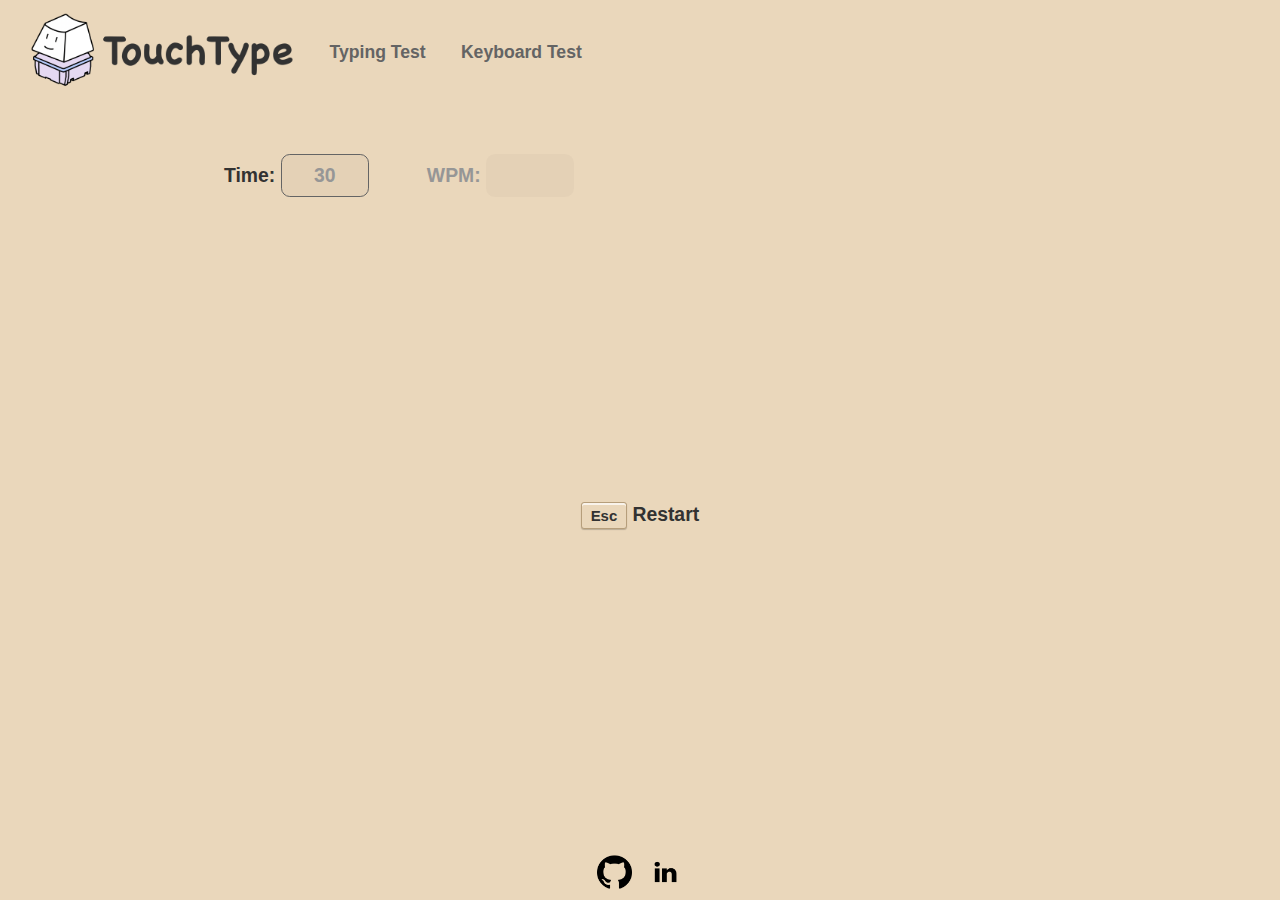
<file: index.html>
<!-- index.html file to redirect to correct HTML file -->
<!DOCTYPE html>
<html lang="en">
<head>
    <meta charset="UTF-8">
    <meta name="viewport" content="width=device-width, initial-scale=1.0">
    <title>TouchType</title>
    <meta name="description" content="TouchType is a website for all your keyboard needs!">
    <meta http-equiv="refresh" content="0;url=typing-test.html" />
</head>
<body>

</body>
</html>
</file>
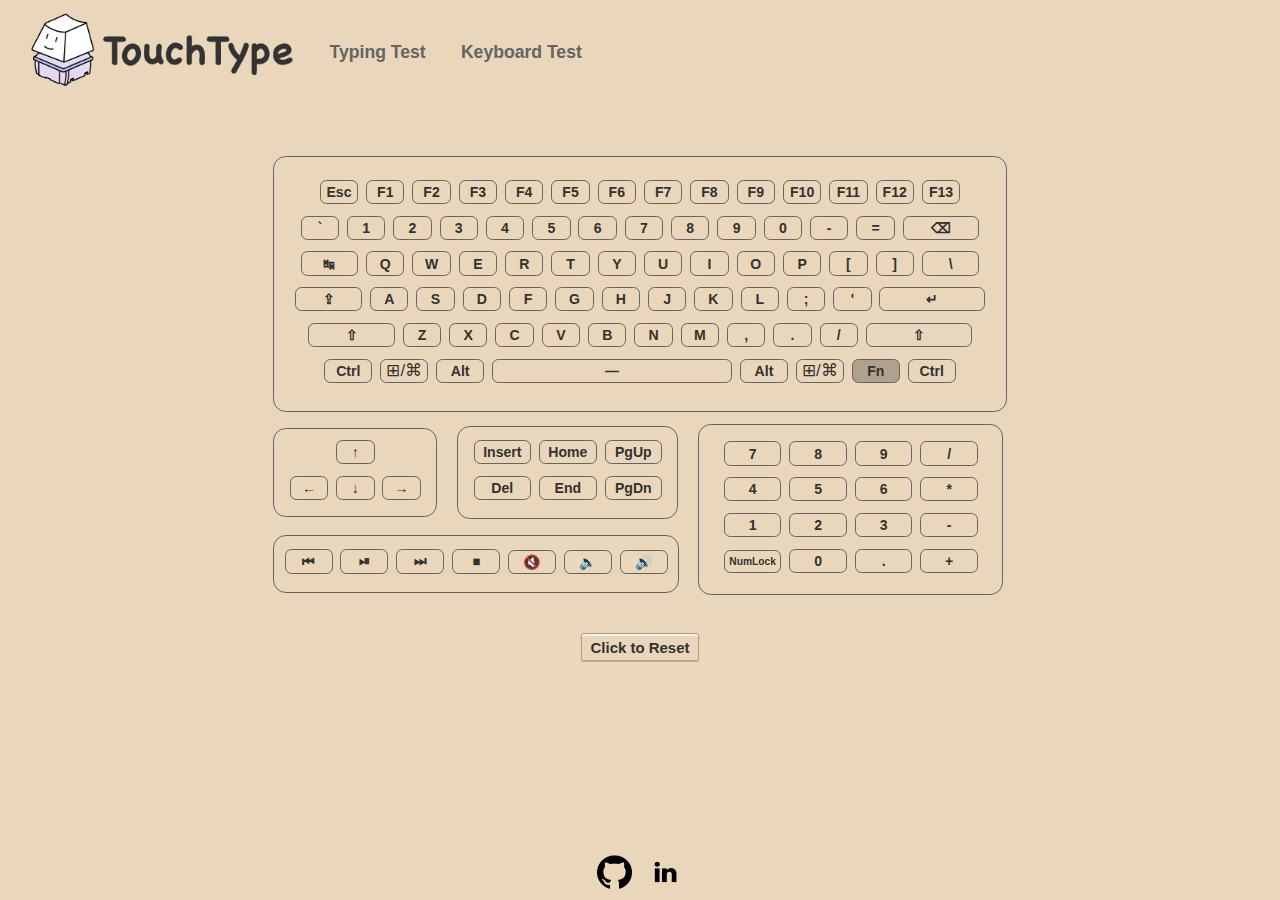
<file: keyboard-test.html>
<!DOCTYPE html>
<html lang="en">
<head>
    <meta charset="UTF-8">
    <meta name="viewport" content="width=device-width, initial-scale=1">
    <title>TouchType - Keyboard Test</title>
    <link rel="icon" href="images/touchtype-logomark.png">
    <link rel="stylesheet" href="style.css">
    <link rel="stylesheet" href="keyboard-test.css">
</head>
<body>
    <nav>
        <a href="index.html"><img src="images/touchtype-logo.png" alt="TouchType logo" id="logo"></a>
        <a href="typing-test.html" class="nav-link">Typing Test</a>
        <a href="keyboard-test.html" class="nav-link">Keyboard Test</a>
        <!-- <a href="reaction-test.html" class="nav-link">Reaction Test</a> -->
    </nav>
    <main>
        <div class="keyboard">
            <div class="key-cluster" id="keyboard-cluster">
                <div>
                    <div class="key" id="Escape">Esc</div>
                    <div class="key" id="F1">F1</div>
                    <div class="key" id="F2">F2</div>
                    <div class="key" id="F3">F3</div>
                    <div class="key" id="F4">F4</div>
                    <div class="key" id="F5">F5</div>
                    <div class="key" id="F6">F6</div>
                    <div class="key" id="F7">F7</div>
                    <div class="key" id="F8">F8</div>
                    <div class="key" id="F9">F9</div>
                    <div class="key" id="F10">F10</div>
                    <div class="key" id="F11">F11</div>
                    <div class="key" id="F12">F12</div>
                    <div class="key" id="F13">F13</div>
                </div>
                <div>
                    <div class="key" id="Backquote">`</div>
                    <div class="key" id="Digit1">1</div>
                    <div class="key" id="Digit2">2</div>
                    <div class="key" id="Digit3">3</div>
                    <div class="key" id="Digit4">4</div>
                    <div class="key" id="Digit5">5</div>
                    <div class="key" id="Digit6">6</div>
                    <div class="key" id="Digit7">7</div>
                    <div class="key" id="Digit8">8</div>
                    <div class="key" id="Digit9">9</div>
                    <div class="key" id="Digit0">0</div>
                    <div class="key" id="Minus">-</div>
                    <div class="key" id="Equal">=</div>
                    <div class="key key-2u" id="Backspace">⌫</div>
                </div>
                <div>
                    <div class="key key-1_5u" id="Tab">↹</div>
                    <div class="key" id="KeyQ">Q</div>
                    <div class="key" id="KeyW">W</div>
                    <div class="key" id="KeyE">E</div>
                    <div class="key" id="KeyR">R</div>
                    <div class="key" id="KeyT">T</div>
                    <div class="key" id="KeyY">Y</div>
                    <div class="key" id="KeyU">U</div>
                    <div class="key" id="KeyI">I</div>
                    <div class="key" id="KeyO">O</div>
                    <div class="key" id="KeyP">P</div>
                    <div class="key" id="BracketLeft">[</div>
                    <div class="key" id="BracketRight">]</div>
                    <div class="key key-1_5u" id="Backslash">\</div>
                </div>
                <div>
                    <div class="key key-1_75u" id="CapsLock">⇪</div>
                    <div class="key" id="KeyA">A</div>
                    <div class="key" id="KeyS">S</div>
                    <div class="key" id="KeyD">D</div>
                    <div class="key" id="KeyF">F</div>
                    <div class="key" id="KeyG">G</div>
                    <div class="key" id="KeyH">H</div>
                    <div class="key" id="KeyJ">J</div>
                    <div class="key" id="KeyK">K</div>
                    <div class="key" id="KeyL">L</div>
                    <div class="key" id="Semicolon">;</div>
                    <div class="key" id="Quote">'</div>
                    <div class="key key-2_75u" id="Enter">↵</div>
                </div>
                <div>
                    <div class="key key-2_25u" id="ShiftLeft">⇧</div>
                    <div class="key" id="KeyZ">Z</div>
                    <div class="key" id="KeyX">X</div>
                    <div class="key" id="KeyC">C</div>
                    <div class="key" id="KeyV">V</div>
                    <div class="key" id="KeyB">B</div>
                    <div class="key" id="KeyN">N</div>
                    <div class="key" id="KeyM">M</div>
                    <div class="key" id="Comma">,</div>
                    <div class="key" id="Period">.</div>
                    <div class="key" id="Slash">/</div>
                    <div class="key key-2_75u" id="ShiftRight">⇧</div>
                </div>
                <div>
                    <div class="key key-1_25u" id="ControlLeft">Ctrl</div>
                    <div class="key key-1_25u" id="MetaLeft">⊞/⌘</div>
                    <div class="key key-1_25u" id="AltLeft">Alt</div>
                    <div class="key key-6_25u" id="Space">—</div>
                    <div class="key key-1_25u" id="AltRight">Alt</div>
                    <div class="key key-1_25u" id="MetaRight">⊞/⌘</div>
                    <div class="key key-1_25u" id="Fn">Fn</div>
                    <div class="key key-1_25u" id="ControlRight">Ctrl</div>
                </div>
            </div>
            <div class="key-cluster" id="arrow-cluster">
                <div>
                    <div class="key" id="ArrowUp">↑</div>
                </div>
                <div>
                    <div class="key" id="ArrowLeft">←</div>
                    <div class="key" id="ArrowDown">↓</div>
                    <div class="key" id="ArrowRight">→</div>
                </div>
            </div>
            <div class="key-cluster" id="nav-cluster">
                <div>
                    <div class="key key-1_5u" id="Insert">Insert</div>
                    <div class="key key-1_5u" id="Home">Home</div>
                    <div class="key key-1_5u" id="PageUp">PgUp</div>
                </div>
                <div>
                    <div class="key key-1_5u" id="Delete">Del</div>
                    <div class="key key-1_5u" id="End">End</div>
                    <div class="key key-1_5u" id="PageDown">PgDn</div>
                </div>
            </div>
            <div class="key-cluster" id="media-cluster">
                <div>
                    <div class="key key-1_25u" id="MediaTrackPrevious">⏮</div>
                    <div class="key key-1_25u" id="MediaPlayPause">⏯</div>
                    <div class="key key-1_25u" id="MediaTrackNext">⏭</div>
                    <div class="key key-1_25u" id="MediaStop">⏹</div>
                    <div class="key key-1_25u" id="AudioVolumeMute">🔇</div>
                    <div class="key key-1_25u" id="AudioVolumeDown">🔈</div>
                    <div class="key key-1_25u" id="AudioVolumeUp">🔊</div>
                </div>
            </div>
            <div class="key-cluster" id="numpad-cluster">
                <div>
                    <div class="key key-1_5u" id="Numpad7">7</div>
                    <div class="key key-1_5u" id="Numpad8">8</div>
                    <div class="key key-1_5u" id="Numpad9">9</div>
                    <div class="key key-1_5u" id="NumpadDivide">/</div>
                </div>
                <div>
                    <div class="key key-1_5u" id="Numpad4">4</div>
                    <div class="key key-1_5u" id="Numpad5">5</div>
                    <div class="key key-1_5u" id="Numpad6">6</div>
                    <div class="key key-1_5u" id="NumpadMultiply">*</div>
                </div>
                <div>
                    <div class="key key-1_5u" id="Numpad1">1</div>
                    <div class="key key-1_5u" id="Numpad2">2</div>
                    <div class="key key-1_5u" id="Numpad3">3</div>
                    <div class="key key-1_5u" id="NumpadSubtract">-</div>
                </div>
                <div>
                    <div class="key key-1_5u" id="NumLock">NumLock</div>
                    <div class="key key-1_5u" id="Numpad0">0</div>
                    <div class="key key-1_5u" id="NumpadDecimal">.</div>
                    <div class="key key-1_5u" id="NumpadAdd">+</div>
                </div>
            </div>
        </div>
        <br>
        <div id="reset"><kbd>Click to Reset</kbd></div>
    </main>
    <footer>
        <a href="https://github.com/alan-w-u" target="_blank"><img src="images/github.png" alt="GitHub" class="footer-link"></a>
        <a href="https://www.linkedin.com/in/alan-w-u" target="_blank"><img src="images/linkedin.png" alt="LinkedIn" class="footer-link"></a>
    </footer>
    <script src="keyboard-test.js"></script>
</body>
</html>
</file>
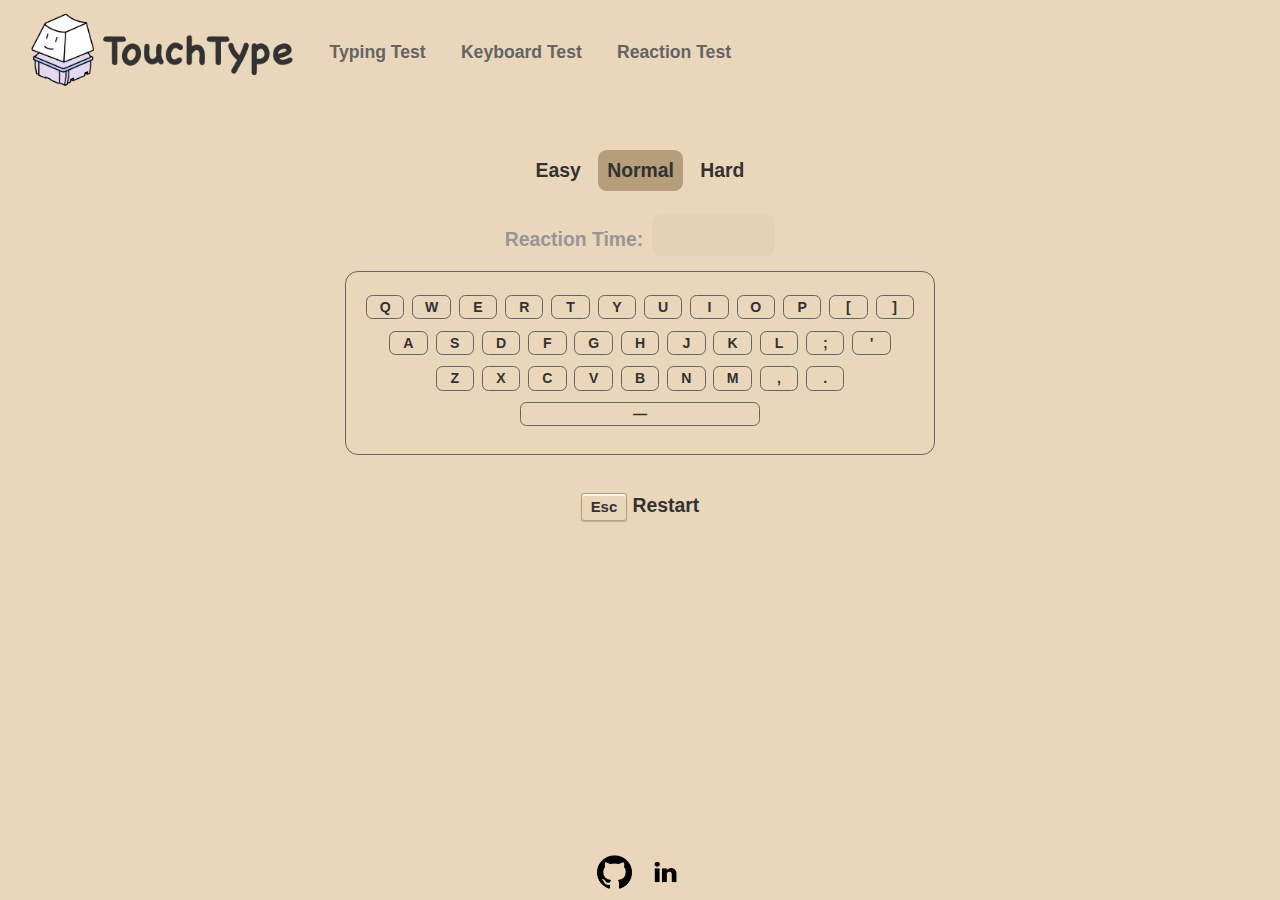
<file: reaction-test.html>
<!DOCTYPE html>
<html lang="en">
<head>
    <meta charset="UTF-8">
    <meta name="viewport" content="width=device-width, initial-scale=1.0">
    <title>TouchType - Reaction Test</title>
    <link rel="icon" href="images/touchtype-logomark.png">
    <link rel="stylesheet" href="style.css">
    <link rel="stylesheet" href="reaction-test.css">
</head>
<body>
    <nav>
        <a href="index.html"><img src="images/touchtype-logo.png" alt="TouchType logo" id="logo"></a>
        <a href="typing-test.html" class="nav-link">Typing Test</a>
        <a href="keyboard-test.html" class="nav-link">Keyboard Test</a>
        <a href="reaction-test.html" class="nav-link">Reaction Test</a>
    </nav>
    <main>
        <div class="modes">
            <input type="radio" id="easy" name="mode">
            <label for="easy">Easy</label>
            <input type="radio" id="normal" name="mode" checked="checked">
            <label for="normal">Normal</label>
            <input type="radio" id="hard" name="mode">
            <label for="hard">Hard</label>
        </div>
        <br>
        <div class="reaction-time">
            <label for="reaction-time">Reaction Time:</label>
            <input type="number" name="reaction-time" id="reaction-time" disabled>
        </div>
        <div class="keyboard">
            <div>
                <div class="key hard-key hidden" id="Backquote">`</div>
                <div class="key hard-key hidden" id="Digit1">1</div>
                <div class="key hard-key hidden" id="Digit2">2</div>
                <div class="key hard-key hidden" id="Digit3">3</div>
                <div class="key hard-key hidden" id="Digit4">4</div>
                <div class="key hard-key hidden" id="Digit5">5</div>
                <div class="key hard-key hidden" id="Digit6">6</div>
                <div class="key hard-key hidden" id="Digit7">7</div>
                <div class="key hard-key hidden" id="Digit8">8</div>
                <div class="key hard-key hidden" id="Digit9">9</div>
                <div class="key hard-key hidden" id="Digit0">0</div>
                <div class="key hard-key hidden" id="Minus">-</div>
                <div class="key hard-key hidden" id="Equal">=</div>
                <div class="key key-2u hard-key hidden" id="Backspace">⌫</div>
            </div>
            <div>
                <div class="key key-1_5u hard-key hidden" id="Tab">↹</div>
                <div class="key normal-key" id="KeyQ">Q</div>
                <div class="key normal-key" id="KeyW">W</div>
                <div class="key normal-key" id="KeyE">E</div>
                <div class="key normal-key" id="KeyR">R</div>
                <div class="key normal-key" id="KeyT">T</div>
                <div class="key normal-key" id="KeyY">Y</div>
                <div class="key normal-key" id="KeyU">U</div>
                <div class="key normal-key" id="KeyI">I</div>
                <div class="key normal-key" id="KeyO">O</div>
                <div class="key normal-key" id="KeyP">P</div>
                <div class="key normal-key" id="BracketLeft">[</div>
                <div class="key normal-key" id="BracketRight">]</div>
                <div class="key key-1_5u hard-key hidden" id="Backslash">\</div>
            </div>
            <div>
                <div class="key key-1_75u hard-key hidden" id="CapsLock">⇪</div>
                <div class="key easy-key" id="KeyA">A</div>
                <div class="key easy-key" id="KeyS">S</div>
                <div class="key easy-key" id="KeyD">D</div>
                <div class="key easy-key" id="KeyF">F</div>
                <div class="key easy-key" id="KeyG">G</div>
                <div class="key easy-key" id="KeyH">H</div>
                <div class="key easy-key" id="KeyJ">J</div>
                <div class="key easy-key" id="KeyK">K</div>
                <div class="key easy-key" id="KeyL">L</div>
                <div class="key normal-key" id="Semicolon">;</div>
                <div class="key normal-key" id="Quote">'</div>
                <div class="key key-2_75u hard-key hidden" id="Enter">↵</div>
            </div>
            <div>
                <div class="key key-2_25u hard-key hidden" id="ShiftLeft">⇧</div>
                <div class="key normal-key" id="KeyZ">Z</div>
                <div class="key normal-key" id="KeyX">X</div>
                <div class="key normal-key" id="KeyC">C</div>
                <div class="key normal-key" id="KeyV">V</div>
                <div class="key normal-key" id="KeyB">B</div>
                <div class="key normal-key" id="KeyN">N</div>
                <div class="key normal-key" id="KeyM">M</div>
                <div class="key normal-key" id="Comma">,</div>
                <div class="key normal-key" id="Period">.</div>
                <div class="key hard-key hidden" id="Slash">/</div>
                <div class="key key-2_75u hard-key hidden" id="ShiftRight">⇧</div>
            </div>
            <div>
                <div class="key key-6_25u easy-key" id="Space">—</div>
            </div>
        </div>
        <br>
        <div id="reset"><kbd>Esc</kbd> Restart</div>
    </main>
    <footer>
        <a href="https://github.com/alan-w-u" target="_blank"><img src="images/github.png" alt="GitHub" class="footer-link"></a>
        <a href="https://www.linkedin.com/in/alan-w-u" target="_blank"><img src="images/linkedin.png" alt="LinkedIn" class="footer-link"></a>
    </footer>
    <script src="reaction-test.js"></script>
</body>
</html>
</file>
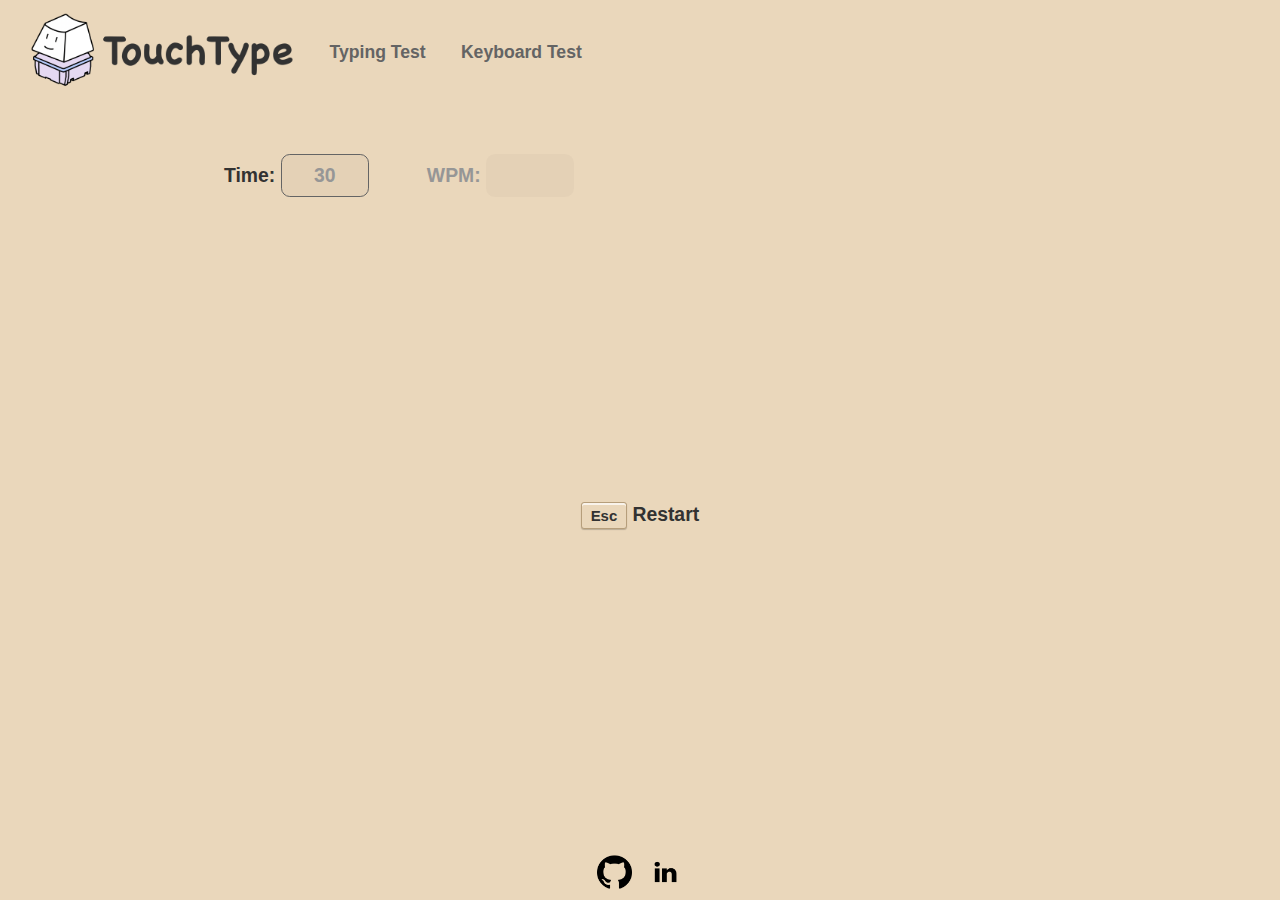
<file: typing-test.html>
<!DOCTYPE html>
<html lang="en">
<head>
    <meta charset="UTF-8">
    <meta name="viewport" content="width=device-width, initial-scale=1">
    <title>TouchType - Typing Test</title>
    <link rel="icon" href="images/touchtype-logomark.png">
    <link rel="stylesheet" href="style.css">
    <link rel="stylesheet" href="typing-test.css">
</head>
<body>
    <nav>
        <a href="index.html"><img src="images/touchtype-logo.png" alt="TouchType logo" id="logo"></a>
        <a href="typing-test.html" class="nav-link">Typing Test</a>
        <a href="keyboard-test.html" class="nav-link">Keyboard Test</a>
        <!-- <a href="reaction-test.html" class="nav-link">Reaction Test</a> -->
    </nav>
    <main>
        <label for="timer">Time:</label>
        <input type="number" name="timer" id="timer" onfocus="this.value=''">
        <label for="wpm">WPM:</label>
        <input type="number" name="wpm" id="wpm" disabled>
        <br>
        <div class="text-region unfocused">
            <div id="target-text"></div>
            <textarea name="user-text" id="user-text"
            spellcheck="false" data-gramm="false" data-gramm_editor="false" data-enable-grammarly="false"></textarea>
        </div>
        <br>
        <div id="reset"><kbd>Esc</kbd> Restart</div>
    </main>
    <footer>
        <a href="https://github.com/alan-w-u" target="_blank"><img src="images/github.png" alt="GitHub" class="footer-link"></a>
        <a href="https://www.linkedin.com/in/alan-w-u" target="_blank"><img src="images/linkedin.png" alt="LinkedIn" class="footer-link"></a>
    </footer>
    <script src="typing-test.js"></script>
</body>
</html>
</file>
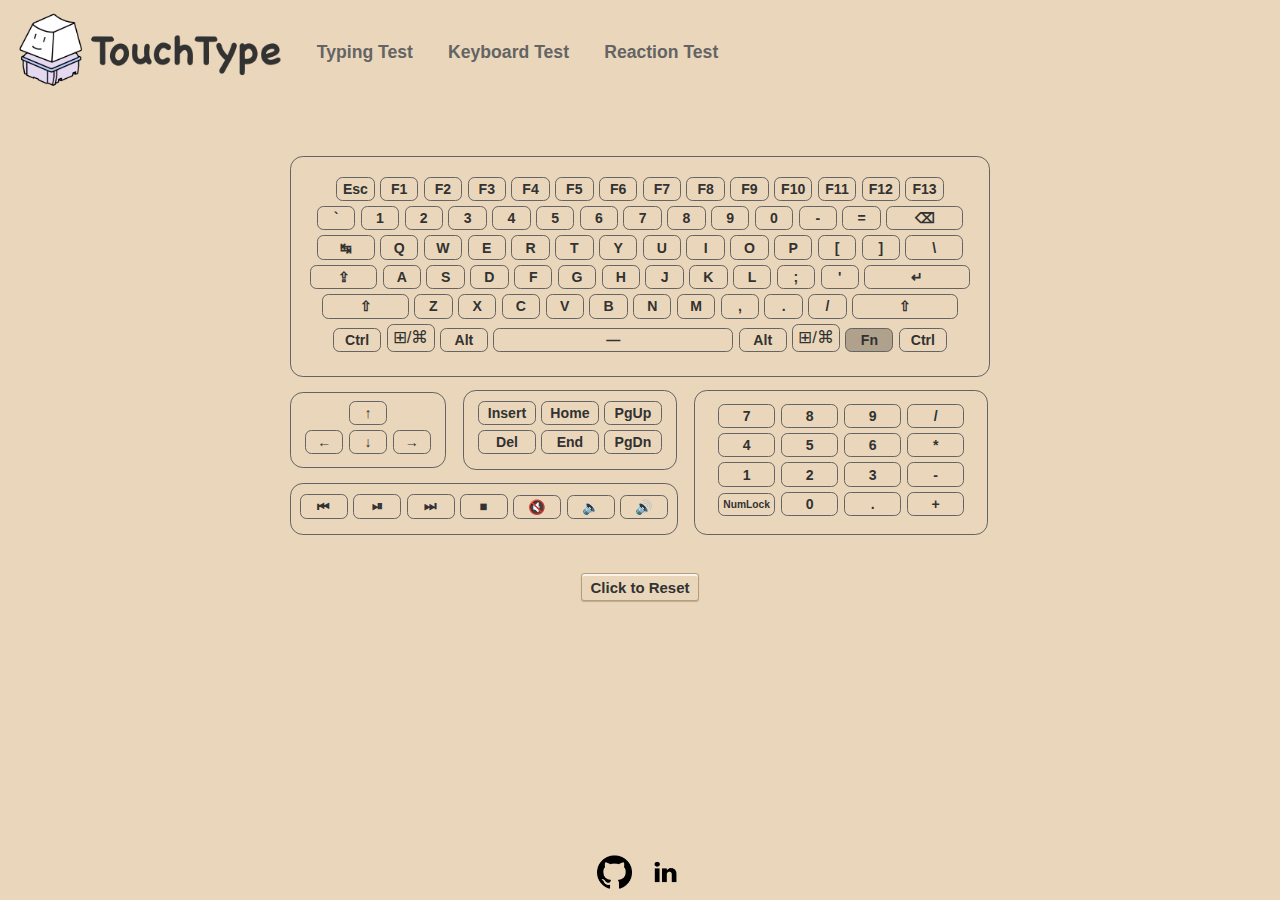
<file: pages/keyboard-test.html>
<!DOCTYPE html>
<html lang="en">

<head>
  <meta charset="UTF-8">
  <meta name="viewport" content="width=device-width, initial-scale=1">
  <title>TouchType - Keyboard Test</title>
  <link rel="icon" href="../images/touchtype-logomark.png">
  <link rel="stylesheet" href="../styles/style.css">
  <link rel="stylesheet" href="../styles/keyboard-test.css">
</head>

<body>
  <nav>
    <a href="../index.html"><img src="../images/touchtype-logo.png" alt="TouchType logo" id="logo"></a>
    <a href="../pages/typing-test.html" class="nav-link">Typing Test</a>
    <a href="../pages/keyboard-test.html" class="nav-link">Keyboard Test</a>
    <a href="../pages/reaction-test.html" class="nav-link">Reaction Test</a>
  </nav>
  <main>
    <div class="keyboard">
      <div class="key-cluster" id="keyboard-cluster">
        <div>
          <div class="key" id="Escape">Esc</div>
          <div class="key" id="F1">F1</div>
          <div class="key" id="F2">F2</div>
          <div class="key" id="F3">F3</div>
          <div class="key" id="F4">F4</div>
          <div class="key" id="F5">F5</div>
          <div class="key" id="F6">F6</div>
          <div class="key" id="F7">F7</div>
          <div class="key" id="F8">F8</div>
          <div class="key" id="F9">F9</div>
          <div class="key" id="F10">F10</div>
          <div class="key" id="F11">F11</div>
          <div class="key" id="F12">F12</div>
          <div class="key" id="F13">F13</div>
        </div>
        <div>
          <div class="key" id="Backquote">`</div>
          <div class="key" id="Digit1">1</div>
          <div class="key" id="Digit2">2</div>
          <div class="key" id="Digit3">3</div>
          <div class="key" id="Digit4">4</div>
          <div class="key" id="Digit5">5</div>
          <div class="key" id="Digit6">6</div>
          <div class="key" id="Digit7">7</div>
          <div class="key" id="Digit8">8</div>
          <div class="key" id="Digit9">9</div>
          <div class="key" id="Digit0">0</div>
          <div class="key" id="Minus">-</div>
          <div class="key" id="Equal">=</div>
          <div class="key key-2u" id="Backspace">⌫</div>
        </div>
        <div>
          <div class="key key-1_5u" id="Tab">↹</div>
          <div class="key" id="KeyQ">Q</div>
          <div class="key" id="KeyW">W</div>
          <div class="key" id="KeyE">E</div>
          <div class="key" id="KeyR">R</div>
          <div class="key" id="KeyT">T</div>
          <div class="key" id="KeyY">Y</div>
          <div class="key" id="KeyU">U</div>
          <div class="key" id="KeyI">I</div>
          <div class="key" id="KeyO">O</div>
          <div class="key" id="KeyP">P</div>
          <div class="key" id="BracketLeft">[</div>
          <div class="key" id="BracketRight">]</div>
          <div class="key key-1_5u" id="Backslash">\</div>
        </div>
        <div>
          <div class="key key-1_75u" id="CapsLock">⇪</div>
          <div class="key" id="KeyA">A</div>
          <div class="key" id="KeyS">S</div>
          <div class="key" id="KeyD">D</div>
          <div class="key" id="KeyF">F</div>
          <div class="key" id="KeyG">G</div>
          <div class="key" id="KeyH">H</div>
          <div class="key" id="KeyJ">J</div>
          <div class="key" id="KeyK">K</div>
          <div class="key" id="KeyL">L</div>
          <div class="key" id="Semicolon">;</div>
          <div class="key" id="Quote">'</div>
          <div class="key key-2_75u" id="Enter">↵</div>
        </div>
        <div>
          <div class="key key-2_25u" id="ShiftLeft">⇧</div>
          <div class="key" id="KeyZ">Z</div>
          <div class="key" id="KeyX">X</div>
          <div class="key" id="KeyC">C</div>
          <div class="key" id="KeyV">V</div>
          <div class="key" id="KeyB">B</div>
          <div class="key" id="KeyN">N</div>
          <div class="key" id="KeyM">M</div>
          <div class="key" id="Comma">,</div>
          <div class="key" id="Period">.</div>
          <div class="key" id="Slash">/</div>
          <div class="key key-2_75u" id="ShiftRight">⇧</div>
        </div>
        <div>
          <div class="key key-1_25u" id="ControlLeft">Ctrl</div>
          <div class="key key-1_25u" id="MetaLeft">⊞/⌘</div>
          <div class="key key-1_25u" id="AltLeft">Alt</div>
          <div class="key key-6_25u" id="Space">—</div>
          <div class="key key-1_25u" id="AltRight">Alt</div>
          <div class="key key-1_25u" id="MetaRight">⊞/⌘</div>
          <div class="key key-1_25u" id="Fn">Fn</div>
          <div class="key key-1_25u" id="ControlRight">Ctrl</div>
        </div>
      </div>
      <div class="key-cluster" id="arrow-cluster">
        <div>
          <div class="key" id="ArrowUp">↑</div>
        </div>
        <div>
          <div class="key" id="ArrowLeft">←</div>
          <div class="key" id="ArrowDown">↓</div>
          <div class="key" id="ArrowRight">→</div>
        </div>
      </div>
      <div class="key-cluster" id="nav-cluster">
        <div>
          <div class="key key-1_5u" id="Insert">Insert</div>
          <div class="key key-1_5u" id="Home">Home</div>
          <div class="key key-1_5u" id="PageUp">PgUp</div>
        </div>
        <div>
          <div class="key key-1_5u" id="Delete">Del</div>
          <div class="key key-1_5u" id="End">End</div>
          <div class="key key-1_5u" id="PageDown">PgDn</div>
        </div>
      </div>
      <div class="key-cluster" id="media-cluster">
        <div>
          <div class="key key-1_25u" id="MediaTrackPrevious">⏮</div>
          <div class="key key-1_25u" id="MediaPlayPause">⏯</div>
          <div class="key key-1_25u" id="MediaTrackNext">⏭</div>
          <div class="key key-1_25u" id="MediaStop">⏹</div>
          <div class="key key-1_25u" id="AudioVolumeMute">🔇</div>
          <div class="key key-1_25u" id="AudioVolumeDown">🔈</div>
          <div class="key key-1_25u" id="AudioVolumeUp">🔊</div>
        </div>
      </div>
      <div class="key-cluster" id="numpad-cluster">
        <div>
          <div class="key key-1_5u" id="Numpad7">7</div>
          <div class="key key-1_5u" id="Numpad8">8</div>
          <div class="key key-1_5u" id="Numpad9">9</div>
          <div class="key key-1_5u" id="NumpadDivide">/</div>
        </div>
        <div>
          <div class="key key-1_5u" id="Numpad4">4</div>
          <div class="key key-1_5u" id="Numpad5">5</div>
          <div class="key key-1_5u" id="Numpad6">6</div>
          <div class="key key-1_5u" id="NumpadMultiply">*</div>
        </div>
        <div>
          <div class="key key-1_5u" id="Numpad1">1</div>
          <div class="key key-1_5u" id="Numpad2">2</div>
          <div class="key key-1_5u" id="Numpad3">3</div>
          <div class="key key-1_5u" id="NumpadSubtract">-</div>
        </div>
        <div>
          <div class="key key-1_5u" id="NumLock">NumLock</div>
          <div class="key key-1_5u" id="Numpad0">0</div>
          <div class="key key-1_5u" id="NumpadDecimal">.</div>
          <div class="key key-1_5u" id="NumpadAdd">+</div>
        </div>
      </div>
    </div>
    <br>
    <div id="reset"><kbd>Click to Reset</kbd></div>
  </main>
  <footer>
    <a href="https://github.com/alan-w-u" target="_blank"><img src="../images/github.png" alt="GitHub"
        class="footer-link"></a>
    <a href="https://www.linkedin.com/in/alan-w-u/" target="_blank"><img src="../images/linkedin.png" alt="LinkedIn"
        class="footer-link"></a>
  </footer>
  <script src="../scripts/keyboard-test.js"></script>
</body>

</html>
</file>
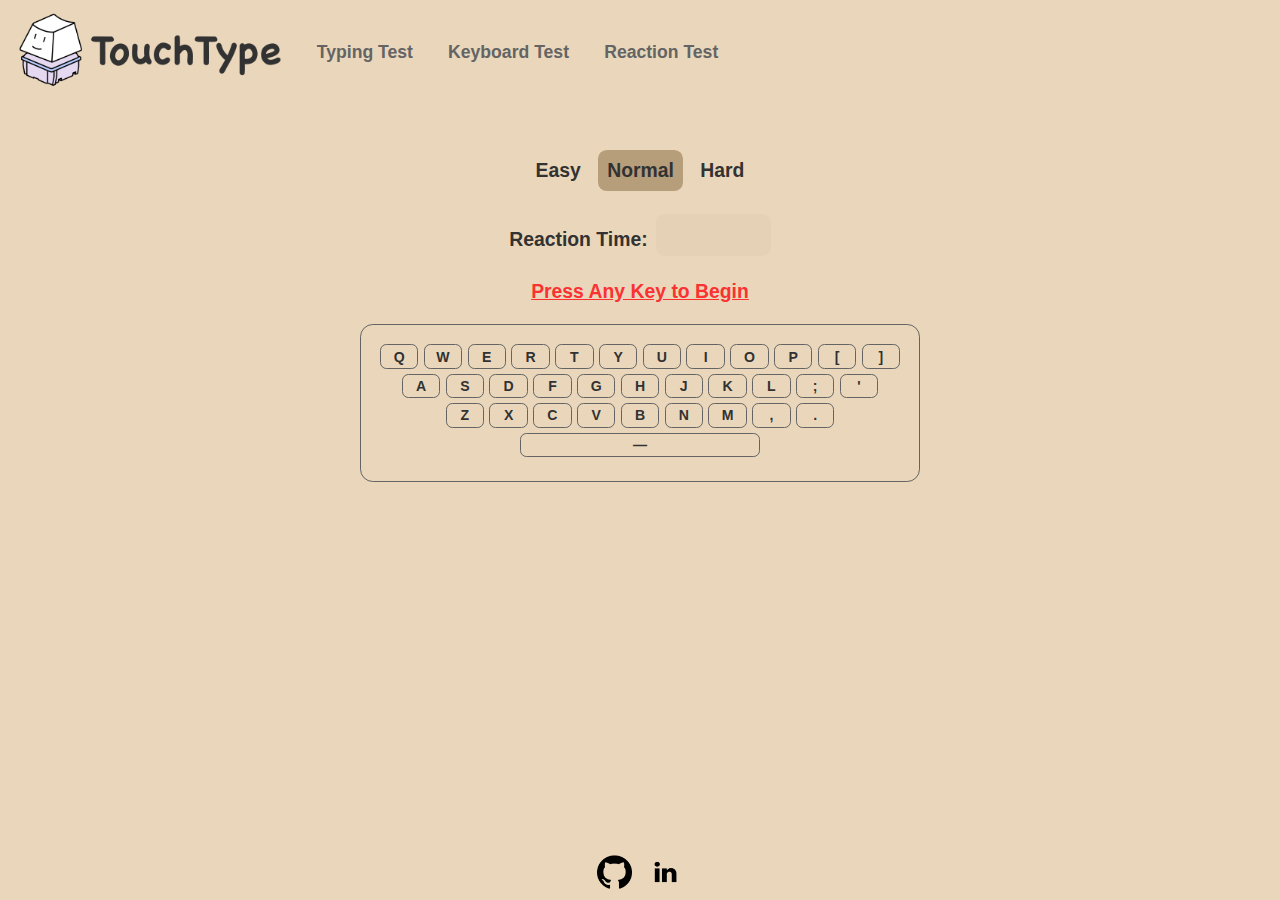
<file: pages/reaction-test.html>
<!DOCTYPE html>
<html lang="en">

<head>
  <meta charset="UTF-8">
  <meta name="viewport" content="width=device-width, initial-scale=1.0">
  <title>TouchType - Reaction Test</title>
  <link rel="icon" href="../images/touchtype-logomark.png">
  <link rel="stylesheet" href="../styles/style.css">
  <link rel="stylesheet" href="../styles/reaction-test.css">
</head>

<body>
  <nav>
    <a href="../index.html"><img src="../images/touchtype-logo.png" alt="TouchType logo" id="logo"></a>
    <a href="../pages/typing-test.html" class="nav-link">Typing Test</a>
    <a href="../pages/keyboard-test.html" class="nav-link">Keyboard Test</a>
    <a href="../pages/reaction-test.html" class="nav-link">Reaction Test</a>
  </nav>
  <main>
    <div id="modes">
      <input type="radio" id="easy" name="mode">
      <label for="easy">Easy</label>
      <input type="radio" id="normal" name="mode" checked="checked">
      <label for="normal">Normal</label>
      <input type="radio" id="hard" name="mode">
      <label for="hard">Hard</label>
    </div>
    <br>
    <div id="reaction-time-container">
      <label for="reaction-time">Reaction Time:</label>
      <input type="text" name="reaction-time" id="reaction-time" disabled>
    </div>
    <div class="hidden" id="reaction-time-list-container">
      <div id="reaction-time-list">
        <input type="text" name="reaction-time" class="reaction-time-list" disabled>
        <input type="text" name="reaction-time" class="reaction-time-list" disabled>
        <input type="text" name="reaction-time" class="reaction-time-list" disabled>
        <input type="text" name="reaction-time" class="reaction-time-list" disabled>
        <input type="text" name="reaction-time" class="reaction-time-list" disabled>
      </div>
    </div>
    <div id="begin-prompt-container">
      <p id="begin-prompt">Press Any Key to Begin</p>
    </div>
    <div class="keyboard">
      <div>
        <div class="key hard-key hidden" id="Backquote">`</div>
        <div class="key hard-key hidden" id="Digit1">1</div>
        <div class="key hard-key hidden" id="Digit2">2</div>
        <div class="key hard-key hidden" id="Digit3">3</div>
        <div class="key hard-key hidden" id="Digit4">4</div>
        <div class="key hard-key hidden" id="Digit5">5</div>
        <div class="key hard-key hidden" id="Digit6">6</div>
        <div class="key hard-key hidden" id="Digit7">7</div>
        <div class="key hard-key hidden" id="Digit8">8</div>
        <div class="key hard-key hidden" id="Digit9">9</div>
        <div class="key hard-key hidden" id="Digit0">0</div>
        <div class="key hard-key hidden" id="Minus">-</div>
        <div class="key hard-key hidden" id="Equal">=</div>
        <div class="key key-2u hard-key hidden" id="Backspace">⌫</div>
      </div>
      <div>
        <div class="key key-1_5u hard-key hidden" id="Tab">↹</div>
        <div class="key normal-key" id="KeyQ">Q</div>
        <div class="key normal-key" id="KeyW">W</div>
        <div class="key normal-key" id="KeyE">E</div>
        <div class="key normal-key" id="KeyR">R</div>
        <div class="key normal-key" id="KeyT">T</div>
        <div class="key normal-key" id="KeyY">Y</div>
        <div class="key normal-key" id="KeyU">U</div>
        <div class="key normal-key" id="KeyI">I</div>
        <div class="key normal-key" id="KeyO">O</div>
        <div class="key normal-key" id="KeyP">P</div>
        <div class="key normal-key" id="BracketLeft">[</div>
        <div class="key normal-key" id="BracketRight">]</div>
        <div class="key key-1_5u hard-key hidden" id="Backslash">\</div>
      </div>
      <div>
        <div class="key key-1_75u hard-key hidden" id="CapsLock">⇪</div>
        <div class="key easy-key" id="KeyA">A</div>
        <div class="key easy-key" id="KeyS">S</div>
        <div class="key easy-key" id="KeyD">D</div>
        <div class="key easy-key" id="KeyF">F</div>
        <div class="key easy-key" id="KeyG">G</div>
        <div class="key easy-key" id="KeyH">H</div>
        <div class="key easy-key" id="KeyJ">J</div>
        <div class="key easy-key" id="KeyK">K</div>
        <div class="key easy-key" id="KeyL">L</div>
        <div class="key normal-key" id="Semicolon">;</div>
        <div class="key normal-key" id="Quote">'</div>
        <div class="key key-2_75u hard-key hidden" id="Enter">↵</div>
      </div>
      <div>
        <div class="key key-2_25u hard-key hidden" id="ShiftLeft">⇧</div>
        <div class="key normal-key" id="KeyZ">Z</div>
        <div class="key normal-key" id="KeyX">X</div>
        <div class="key normal-key" id="KeyC">C</div>
        <div class="key normal-key" id="KeyV">V</div>
        <div class="key normal-key" id="KeyB">B</div>
        <div class="key normal-key" id="KeyN">N</div>
        <div class="key normal-key" id="KeyM">M</div>
        <div class="key normal-key" id="Comma">,</div>
        <div class="key normal-key" id="Period">.</div>
        <div class="key hard-key hidden" id="Slash">/</div>
        <div class="key key-2_75u hard-key hidden" id="ShiftRight">⇧</div>
      </div>
      <div>
        <div class="key key-6_25u easy-key" id="Space">—</div>
      </div>
    </div>
    <br>
    <div class="hidden" id="reset"><kbd>Esc</kbd> Restart</div>
  </main>
  <footer>
    <a href="https://github.com/alan-w-u" target="_blank"><img src="../images/github.png" alt="GitHub"
        class="footer-link"></a>
    <a href="https://www.linkedin.com/in/alan-w-u/" target="_blank"><img src="../images/linkedin.png" alt="LinkedIn"
        class="footer-link"></a>
  </footer>
  <script src="../scripts/reaction-test.js"></script>
</body>

</html>
</file>
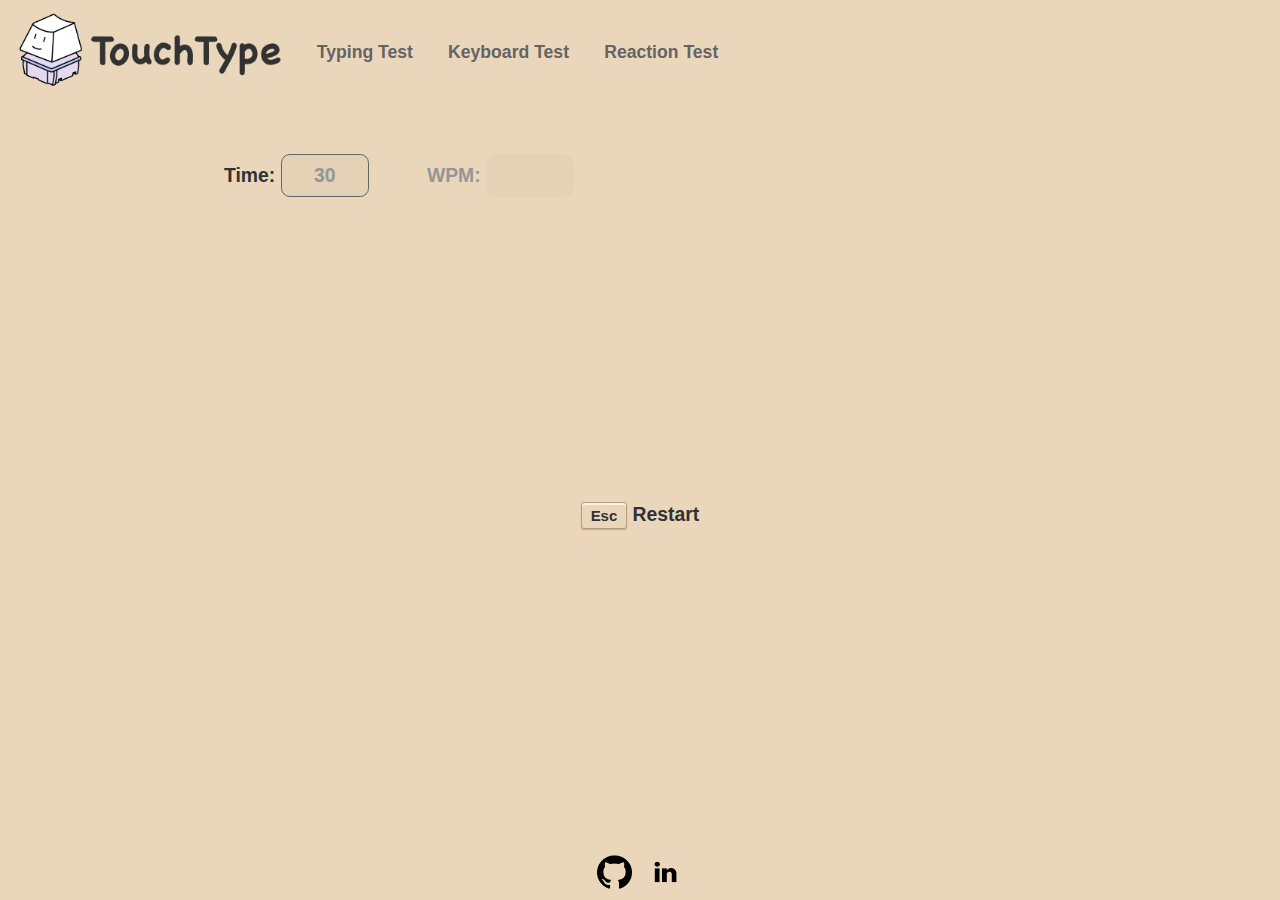
<file: pages/typing-test.html>
<!DOCTYPE html>
<html lang="en">

<head>
  <meta charset="UTF-8">
  <meta name="viewport" content="width=device-width, initial-scale=1">
  <title>TouchType - Typing Test</title>
  <link rel="icon" href="../images/touchtype-logomark.png">
  <link rel="stylesheet" href="../styles/style.css">
  <link rel="stylesheet" href="../styles/typing-test.css">
</head>

<body>
  <nav>
    <a href="../index.html"><img src="../images/touchtype-logo.png" alt="TouchType logo" id="logo"></a>
    <a href="../pages/typing-test.html" class="nav-link">Typing Test</a>
    <a href="../pages/keyboard-test.html" class="nav-link">Keyboard Test</a>
    <a href="../pages/reaction-test.html" class="nav-link">Reaction Test</a>
  </nav>
  <main>
    <label for="timer">Time:</label>
    <input type="number" name="timer" id="timer" onfocus="this.value=''">
    <label for="wpm">WPM:</label>
    <input type="number" name="wpm" id="wpm" disabled>
    <br>
    <div class="text-region unfocused">
      <div id="target-text"></div>
      <textarea name="user-text" id="user-text" spellcheck="false" data-gramm="false" data-gramm_editor="false"
        data-enable-grammarly="false"></textarea>
    </div>
    <br>
    <div id="reset"><kbd>Esc</kbd> Restart</div>
  </main>
  <footer>
    <a href="https://github.com/alan-w-u" target="_blank"><img src="../images/github.png" alt="GitHub"
        class="footer-link"></a>
    <a href="https://www.linkedin.com/in/alan-w-u/" target="_blank"><img src="../images/linkedin.png" alt="LinkedIn"
        class="footer-link"></a>
  </footer>
  <script src="../scripts/typing-test.js"></script>
</body>

</html>
</file>
<file: style.css>
/* CSS file for general content */

/* 
Order for CSS Elements:
1. Display (display, display styling, opacity, visibility, z-index)
2. Positioning (position, top, bottom, left, right, float)
3. Size (width, height, min/max width/height, padding, margin, box-sizing,)
4. Border (border, border-radius, outline, resize)
5. Background (background, box-shadow)
6. Text (font-family, font-size, color, text-decoration, line-height, white-space, text-align)
7. Transforms and Transitions (transform, transition, align, justify)
8. Else
*/

/* 
Order for CSS Documentation
1. Main HTML/Semantic (Section) Elements
2. General HTML Objects
3. Classes
4. ID
5. Selectors
*/

/* Custom Colours */
:root {
    --main-grey: rgb(50, 50, 50); /* #323232 | rgb(50, 50, 50) */
    --side-grey: rgb(100, 100, 100); /* #646464 | rgb(100, 100, 100) */
    --off-grey: rgb(150, 150, 150); /* #969696 | rgb(150, 150, 150) */
    --main-brown: rgb(234, 215, 187); /* #ead7bb | rgb(234, 215, 187) */
    --side-brown: rgb(182, 158, 123); /* #b69e7b | rgb(182, 158, 123) */
}

/* Remove scroll button for number input */
input::-webkit-outer-spin-button,
input::-webkit-inner-spin-button {
    display: none;
}

/* Remove scroll bar for text area */
textarea::-webkit-scrollbar,
#target-text::-webkit-scrollbar {
    display: none;
}

/* Main HTML/Semantic (Section) Elements */
* {
    user-select: none;
    margin: 0;
    box-sizing: border-box;
    font-family: Verdana, Arial, sans-serif;
    font-size: 1.1rem;
    font-weight: bold;
    color: var(--main-grey);
    text-decoration: none;
}

html, body {
    display: flex;
    flex-direction: column;
    width: auto;
    height: 100%;
    min-height: 100%;
    margin: 0;
    background-color: var(--main-brown);
    align-items: center;
}

nav {
    display: flex;
    width: 98vw;
    align-items: center;
}

main {
    flex: 1;
    margin-top: 5vh;
}

footer {
    flex-shrink: 0;
}

/* General HTML Objects */
kbd {
    display: inline-block;
    padding: 0.25rem 0.5rem;
    border: 1px solid var(--side-brown);
    border-radius: 3px;
    background-color: var(--main-brown);
    box-shadow:
      0 1px 1px rgba(0, 0, 0, 0.2),
      0 2px 0 0 rgba(255, 255, 255, 0.7) inset;
    font-size: 0.85rem;
    font-weight: bold;
    white-space: nowrap;
}

/* Classes */
.nav-link {
    padding: 1rem;
    font-size: 1rem;
    color: var(--side-grey);
}

.nav-link:hover {
    border-radius: 0.75rem;
    background-color: var(--side-brown); 
    color: white;
}

.footer-link {
    width: 2.5rem;
    height: auto;
    padding: 0.25em;
    margin: 0.05rem;
}

.footer-link:hover {
    border-radius: 0.5rem;
    background-color: var(--side-brown);
}

.key {
    display: inline-block;
    width: clamp(1rem, 3vw, 4rem); /* Default Key Size 1U = 3vw */
    height: auto;
    padding: clamp(0.1rem, 0.25vw, 0.4rem);
    margin: clamp(0.1rem, 0.25vw, 0.5rem) clamp(0rem, 0.1vw, 0.5rem);
    border: 0.1rem solid var(--side-grey);
    border-radius: 0.5vw;
    font-size: clamp(0.5rem, 1.1vw, 1rem);
    text-align: center;
    overflow: hidden;
}

/* 1U = 3vw */
.key-1_25u {
    width: clamp(1rem, 3.75vw, 5rem);
}

.key-1_5u {
    width: clamp(0.5rem, 4.5vw, 6rem);
}

.key-1_75u {
    width: clamp(0.5rem, 5.25vw, 7rem);
}

.key-2u {
    width: clamp(0.5rem, 6vw, 8rem);
}

.key-2_25u {
    width: clamp(0.5rem, 6.75vw, 9rem);
}

.key-2_75u {
    width: clamp(0.5rem, 8.25vw, 11rem);
}

.key-6_25u {
    width: clamp(0.5rem, 18.75vw, 25rem);
}

.press {
    background-color: rgba(50, 150, 50, 0.75);
}

.pressed {
    background-color: rgba(50, 150, 50, 0.3);
}

.to-press {
    background-color: rgba(250, 50, 50, 0.75);
}

.hidden {
    display: none;
}

/* ID */
#logo {
    /* position: fixed;
    left: 0; */
    right: auto;
    width: 15rem;
    height: auto;
    margin: 0.7rem 1rem;
}

#reset {
    width: fit-content;
    height: auto;
    padding: 0.5rem;
    margin: auto;

    /* 
    Alternate Center Method
    position: relative;
    width: fit-content;
    left: 50%;
    right: auto;
    padding: 0.5rem;
    text-align: center;
    transform: translate(-50%); 
    */
}

#reset:hover {
    border-radius: 0.5rem;
    background-color: var(--side-brown);
    color: white;
    cursor: pointer;
}
</file>
<file: keyboard-test.css>
/* Classes */
.keyboard {
    display: grid;
    grid-template-areas: 
        "keyboard-cluster keyboard-cluster keyboard-cluster"
        "arrow-cluster nav-cluster numpad-cluster"
        "media-cluster media-cluster numpad-cluster";
    width: fit-content;
    height: fit-content;
    align-items: center;
    justify-content: center;
    white-space: nowrap;
}

.key-cluster {
    display: flex;
    flex-direction: column;
    flex-wrap: wrap;
    align-items: center;
    justify-content: center;
    white-space: nowrap;
    width: fit-content;
    height: fit-content;
    padding: clamp(0.5rem, 1.5vw, 1.1rem) clamp(0.9rem, 1.5vw, 1.1rem);
    margin: clamp(0.1rem, 0.5vw, 0.5rem);
    border: 0.1rem solid var(--side-grey);
    border-radius: 1vw;
}

/* ID */
#keyboard-cluster {
    grid-area: keyboard-cluster;
}

#arrow-cluster {
    grid-area: arrow-cluster;
    padding: clamp(0.1rem, 0.6vw, 0.75rem) clamp(0.75rem, 1.1vw, 2rem);
}

#nav-cluster {
    grid-area: nav-cluster;
    padding: clamp(0.1rem, 0.75vw, 0.75rem) clamp(0.75rem, 1.1vw, 2rem);
}

#media-cluster {
    grid-area: media-cluster;
    padding: clamp(0.1rem, 0.75vw, 0.75rem) clamp(0.5rem, 0.48vw, 2rem);
}

#numpad-cluster {
    grid-area: numpad-cluster;
    padding: clamp(0.1rem, 1vw, 0.82rem) clamp(1rem, 1.8vw, 2rem);
}

#MetaLeft, #MetaRight {
    padding: clamp(0.075rem, 0vw, 1rem) clamp(0rem, 0.25vw, 1rem);
    font-size: clamp(0.5rem, 1.3vw, 1.4rem);
    font-weight: normal;
}

#Fn {
    background-color: rgba(0, 0, 0, 0.25);
}

#NumLock {
    padding: 0.4vw 0vw;
    font-size: clamp(0.4rem, 0.8vw, 1rem);
}
</file>
<file: reaction-test.css>
/* Classes */
.keyboard {
    display: flex;
    flex-direction: column;
    flex-wrap: wrap;
    align-items: center;
    justify-content: center;
    white-space: nowrap;
    width: fit-content;
    height: fit-content;
    padding: 1.5vw 1.5vw;
    margin: 0.5vw 0.5vw;
    border: 0.1rem solid var(--side-grey);
    border-radius: 1vw;
}

.modes {
    display: flex;
    flex-wrap: wrap;
    align-items: center;
    justify-content: center;
}

.reaction-time {
    display: flex;
    flex-wrap: wrap;
    align-items: center;
    justify-content: center;
}

/* ID */
#reaction-time {
    width: 7rem;
    height: auto;
    padding: 0.5rem;
    margin: 0rem 0rem 0.5rem 0.5rem;
    border: 0.1rem solid transparent;
    border-radius: 0.5rem;
    outline: none;
    background: rgba(0, 0, 0, 0.025);
    color: var(--main-grey);
    text-align: center;
}

/* Selectors */
input[name=mode] {
    position: fixed;
    opacity: 0;
    pointer-events: none;
}

input[name=mode]:checked+label {
    border-radius: 0.5rem;
    background-color: var(--side-brown);
}

.modes label {
    padding: 0.5rem;
    margin: 0rem 0.25rem;
}

.modes label:hover {
    border-radius: 0.5rem;
    background-color: var(--side-brown);
    color: white;
}

label[for="reaction-time"] {
    color: var(--off-grey);
}
</file>
<file: typing-test.css>
/* Classes */
.text-region {
    position: relative;
    width: clamp(10rem, 65vw, 75rem);
    height: 15rem;
    font-size: 1.5rem;
    font-weight: bold;
}

.target-char {
    font-size: inherit;
    color: var(--side-grey);
}

.text-region.unfocused .target-char {
    color: var(--off-grey);
}

.correct {
    color: rgb(50, 150, 50);
}

.incorrect {
    color: rgb(250, 50, 50);
}

/* ID */
#user-text {
    position: absolute;
    opacity: 0;
    width: inherit;
    height: inherit;
    padding: 0;
    margin: inherit;
}

#target-text {
    position: absolute;
    width: inherit;
    height: inherit;
    padding-top: 1rem;
    margin: inherit;
    outline: none;
    resize: none;
    font-size: inherit;
    font-weight: inherit;
    overflow: scroll;
}

#timer {
    width: 5rem;
    height: auto;
    padding: 0.5rem;
    margin: 0.25rem 3rem 0.5rem 0rem;
    border: 0.1rem solid var(--side-grey);
    border-radius: 0.5rem;
    outline: none;
    background: rgba(0, 0, 0, 0.025);
    color: var(--off-grey);
    text-align: center;
}

#wpm {
    width: 5rem;
    height: auto;
    padding: 0.5rem;
    margin: 0.25rem 0rem 0.5rem 0rem;
    border: 0.1rem solid transparent;
    border-radius: 0.5rem;
    outline: none;
    background: rgba(0, 0, 0, 0.025);
    color: var(--main-grey);
    text-align: center;
}

/* Selectors */
label[for="wpm"] {
    color: var(--off-grey);
}
</file>
<file: styles/style.css>
/* 
Order for CSS Elements:
1. Display (display, display styling, opacity, visibility, z-index)
2. Positioning (position, top, bottom, left, right, float)
3. Size (width, height, min/max width/height, padding, margin, box-sizing,)
4. Border (border, border-radius, outline, resize)
5. Background (background, box-shadow)
6. Text (font-family, font-size, color, text-decoration, line-height, white-space, text-align)
7. Transforms and Transitions (transform, transition, align, justify)
8. Else
*/

/* 
Order for CSS Documentation
1. Main HTML/Semantic (Section) Elements
2. General HTML Objects
3. Classes
4. ID
5. Selectors
*/

/* Custom Colours */
:root {
  --main-grey: #323232;
  --side-grey: #646464;
  --off-grey: #969696;
  --main-brown: #ead7bb;
  --side-brown: #b69e7b;
}

/* Remove scroll button for number input */
input::-webkit-outer-spin-button,
input::-webkit-inner-spin-button {
  display: none;
}

/* Remove scroll bar for text area */
textarea::-webkit-scrollbar,
#target-text::-webkit-scrollbar {
  display: none;
}

/* Main HTML/Semantic (Section) Elements */
* {
  user-select: none;
  box-sizing: border-box;
  font-family: Verdana, Arial, sans-serif;
  font-size: 1.1rem;
  font-weight: bold;
  color: var(--main-grey);
  text-decoration: none;
}

html,
body {
  display: flex;
  flex-direction: column;
  width: 100%;
  height: 100%;
  padding: 0;
  margin: 0;
  background-color: var(--main-brown);
  align-items: center;
}

nav {
  display: flex;
  width: 100%;
  align-items: center;
}

main {
  flex: 1;
  margin-top: 5vh;
}

footer {
  flex-shrink: 0;
}

/* General HTML Objects */
kbd {
  display: inline-block;
  padding: 0.25rem 0.5rem;
  border: 1px solid var(--side-brown);
  border-radius: 3px;
  background-color: var(--main-brown);
  box-shadow:
    0 1px 1px rgba(0, 0, 0, 0.2),
    0 2px 0 0 rgba(255, 255, 255, 0.7) inset;
  font-size: 0.85rem;
  font-weight: bold;
  white-space: nowrap;
}

/* Classes */
.nav-link {
  padding: 1rem;
  font-size: 1rem;
  color: var(--side-grey);
}

.nav-link:hover {
  border-radius: 0.75rem;
  background-color: var(--side-brown);
  color: white;
}

.footer-link {
  width: 2.5rem;
  height: auto;
  padding: 0.25em;
  margin: 0.05rem;
}

.footer-link:hover {
  border-radius: 0.5rem;
  background-color: var(--side-brown);
}

.key {
  display: inline-block;
  width: clamp(1rem, 3vw, 4rem);
  /* Default Key Size 1U = 3vw */
  height: auto;
  padding: clamp(0.1rem, 0.25vw, 0.4rem);
  margin: clamp(0.1rem, 0.25vw, 0.5rem) clamp(0, 0.1vw, 0.5rem);
  border: 0.1rem solid var(--side-grey);
  border-radius: 0.5vw;
  font-size: clamp(0.5rem, 1.1vw, 1rem);
  text-align: center;
  overflow: hidden;
}

/* 1U = 3vw */
.key-1_25u {
  width: clamp(1rem, 3.75vw, 5rem);
}

.key-1_5u {
  width: clamp(0.5rem, 4.5vw, 6rem);
}

.key-1_75u {
  width: clamp(0.5rem, 5.25vw, 7rem);
}

.key-2u {
  width: clamp(0.5rem, 6vw, 8rem);
}

.key-2_25u {
  width: clamp(0.5rem, 6.75vw, 9rem);
}

.key-2_75u {
  width: clamp(0.5rem, 8.25vw, 11rem);
}

.key-6_25u {
  width: clamp(0.5rem, 18.75vw, 25rem);
}

.press {
  background-color: rgba(50, 150, 50, 0.75);
}

.pressed {
  background-color: rgba(50, 150, 50, 0.3);
}

.to-press {
  background-color: rgba(250, 50, 50, 0.75);
}

.hidden {
  display: none;
}

/* ID */
#logo {
  width: 15rem;
  height: auto;
  margin: 0.7rem 1rem;
}

#reset {
  width: fit-content;
  height: auto;
  padding: 0.5rem;
  margin: auto;

  /* 
    Alternate Center Method
    position: relative;
    width: fit-content;
    left: 50%;
    right: auto;
    padding: 0.5rem;
    text-align: center;
    transform: translate(-50%); 
    */
}

#reset:hover {
  border-radius: 0.5rem;
  background-color: var(--side-brown);
  color: white;
  cursor: pointer;
}
</file>
<file: styles/keyboard-test.css>
/* Classes */
.keyboard {
  display: grid;
  grid-template-areas:
    "keyboard-cluster keyboard-cluster keyboard-cluster"
    "arrow-cluster nav-cluster numpad-cluster"
    "media-cluster media-cluster numpad-cluster";
  width: fit-content;
  height: fit-content;
  align-items: center;
  justify-content: center;
  white-space: nowrap;
}

.key-cluster {
  display: flex;
  flex-direction: column;
  flex-wrap: wrap;
  align-items: center;
  justify-content: center;
  white-space: nowrap;
  width: fit-content;
  height: fit-content;
  padding: clamp(0.5rem, 1.5vw, 1.1rem) clamp(0.9rem, 1.5vw, 1.1rem);
  margin: clamp(0.1rem, 0.5vw, 0.5rem);
  border: 0.1rem solid var(--side-grey);
  border-radius: 1vw;
}

/* ID */
#keyboard-cluster {
  grid-area: keyboard-cluster;
}

#arrow-cluster {
  grid-area: arrow-cluster;
  padding: clamp(0.1rem, 0.6vw, 0.75rem) clamp(0.75rem, 1.1vw, 2rem);
}

#nav-cluster {
  grid-area: nav-cluster;
  padding: clamp(0.1rem, 0.75vw, 0.75rem) clamp(0.75rem, 1.1vw, 2rem);
}

#media-cluster {
  grid-area: media-cluster;
  padding: clamp(0.1rem, 0.75vw, 0.75rem) clamp(0.5rem, 0.48vw, 2rem);
}

#numpad-cluster {
  grid-area: numpad-cluster;
  padding: clamp(0.1rem, 1vw, 0.82rem) clamp(1rem, 1.8vw, 2rem);
}

#MetaLeft,
#MetaRight {
  padding: clamp(0.075rem, 0, 1rem) clamp(0, 0.25vw, 1rem);
  font-size: clamp(0.5rem, 1.3vw, 1.4rem);
  font-weight: normal;
}

#Fn {
  background-color: rgba(0, 0, 0, 0.25);
}

#NumLock {
  padding: 0.4vw 0;
  font-size: clamp(0.4rem, 0.8vw, 1rem);
}
</file>
<file: styles/reaction-test.css>
/* Classes */
.keyboard {
  display: flex;
  flex-direction: column;
  flex-wrap: wrap;
  align-items: center;
  justify-content: center;
  white-space: nowrap;
  width: fit-content;
  height: fit-content;
  padding: 1.5vw 1.5vw;
  margin: 0.5vw 0.5vw;
  border: 0.1rem solid var(--side-grey);
  border-radius: 1vw;
}

.reaction-time-list {
  width: 5rem;
  height: auto;
  padding: 0.5rem 0.25rem;
  margin: 0 0 0 0.5rem;
  border: 0.1rem solid transparent;
  border-radius: 0.5rem;
  outline: none;
  background: rgba(0, 0, 0, 0.025);
  font-size: 0.9rem;
  color: var(--main-grey);
  text-align: center;
}

/* ID */
#modes {
  display: flex;
  flex-wrap: wrap;
  align-items: center;
  justify-content: center;
}

#reaction-time-container {
  display: flex;
  flex-wrap: wrap;
  align-items: center;
  justify-content: center;
}

#reaction-time {
  width: 6.5rem;
  height: auto;
  padding: 0.5rem;
  margin: 0 0 0.5rem 0.5rem;
  border: 0.1rem solid transparent;
  border-radius: 0.5rem;
  outline: none;
  background: rgba(0, 0, 0, 0.025);
  color: var(--main-grey);
  text-align: center;
}

#reaction-time-list {
  display: flex;
  flex-wrap: wrap;
  align-items: center;
  justify-content: center;
  width: auto;
  height: 3rem;
}

#begin-prompt {
  display: flex;
  flex-wrap: wrap;
  align-items: center;
  justify-content: center;
  width: auto;
  height: 3rem;
  margin: 0;
  color: rgb(250, 50, 50);
  text-decoration-line: underline;
}

/* Selectors */
input[name=mode] {
  position: fixed;
  opacity: 0;
  pointer-events: none;
}

input[name=mode]:checked+label {
  border-radius: 0.5rem;
  background-color: var(--side-brown);
}

#modes label {
  padding: 0.5rem;
  margin: 0 0.25rem;
}

#modes label:hover {
  border-radius: 0.5rem;
  background-color: var(--side-brown);
  color: white;
}
</file>
<file: styles/typing-test.css>
/* Classes */
.text-region {
  position: relative;
  width: clamp(10rem, 65vw, 75rem);
  height: 15rem;
  font-size: 1.5rem;
  font-weight: bold;
}

.target-char {
  font-size: inherit;
  color: var(--side-grey);
}

.text-region.unfocused .target-char {
  color: var(--off-grey);
}

.correct {
  color: rgb(50, 150, 50);
}

.incorrect {
  color: rgb(250, 50, 50);
}

/* ID */
#user-text {
  position: absolute;
  opacity: 0;
  width: inherit;
  height: inherit;
  padding: 0;
  margin: inherit;
}

#target-text {
  position: absolute;
  width: inherit;
  height: inherit;
  padding-top: 1rem;
  margin: inherit;
  outline: none;
  resize: none;
  font-size: inherit;
  font-weight: inherit;
  overflow: scroll;
}

#timer {
  width: 5rem;
  height: auto;
  padding: 0.5rem;
  margin: 0.25rem 3rem 0.5rem 0;
  border: 0.1rem solid var(--side-grey);
  border-radius: 0.5rem;
  outline: none;
  background: rgba(0, 0, 0, 0.025);
  color: var(--off-grey);
  text-align: center;
}

#wpm {
  width: 5rem;
  height: auto;
  padding: 0.5rem;
  margin: 0.25rem 0 0.5rem 0;
  border: 0.1rem solid transparent;
  border-radius: 0.5rem;
  outline: none;
  background: rgba(0, 0, 0, 0.025);
  color: var(--main-grey);
  text-align: center;
}

/* Selectors */
label[for="wpm"] {
  color: var(--off-grey);
}
</file>
